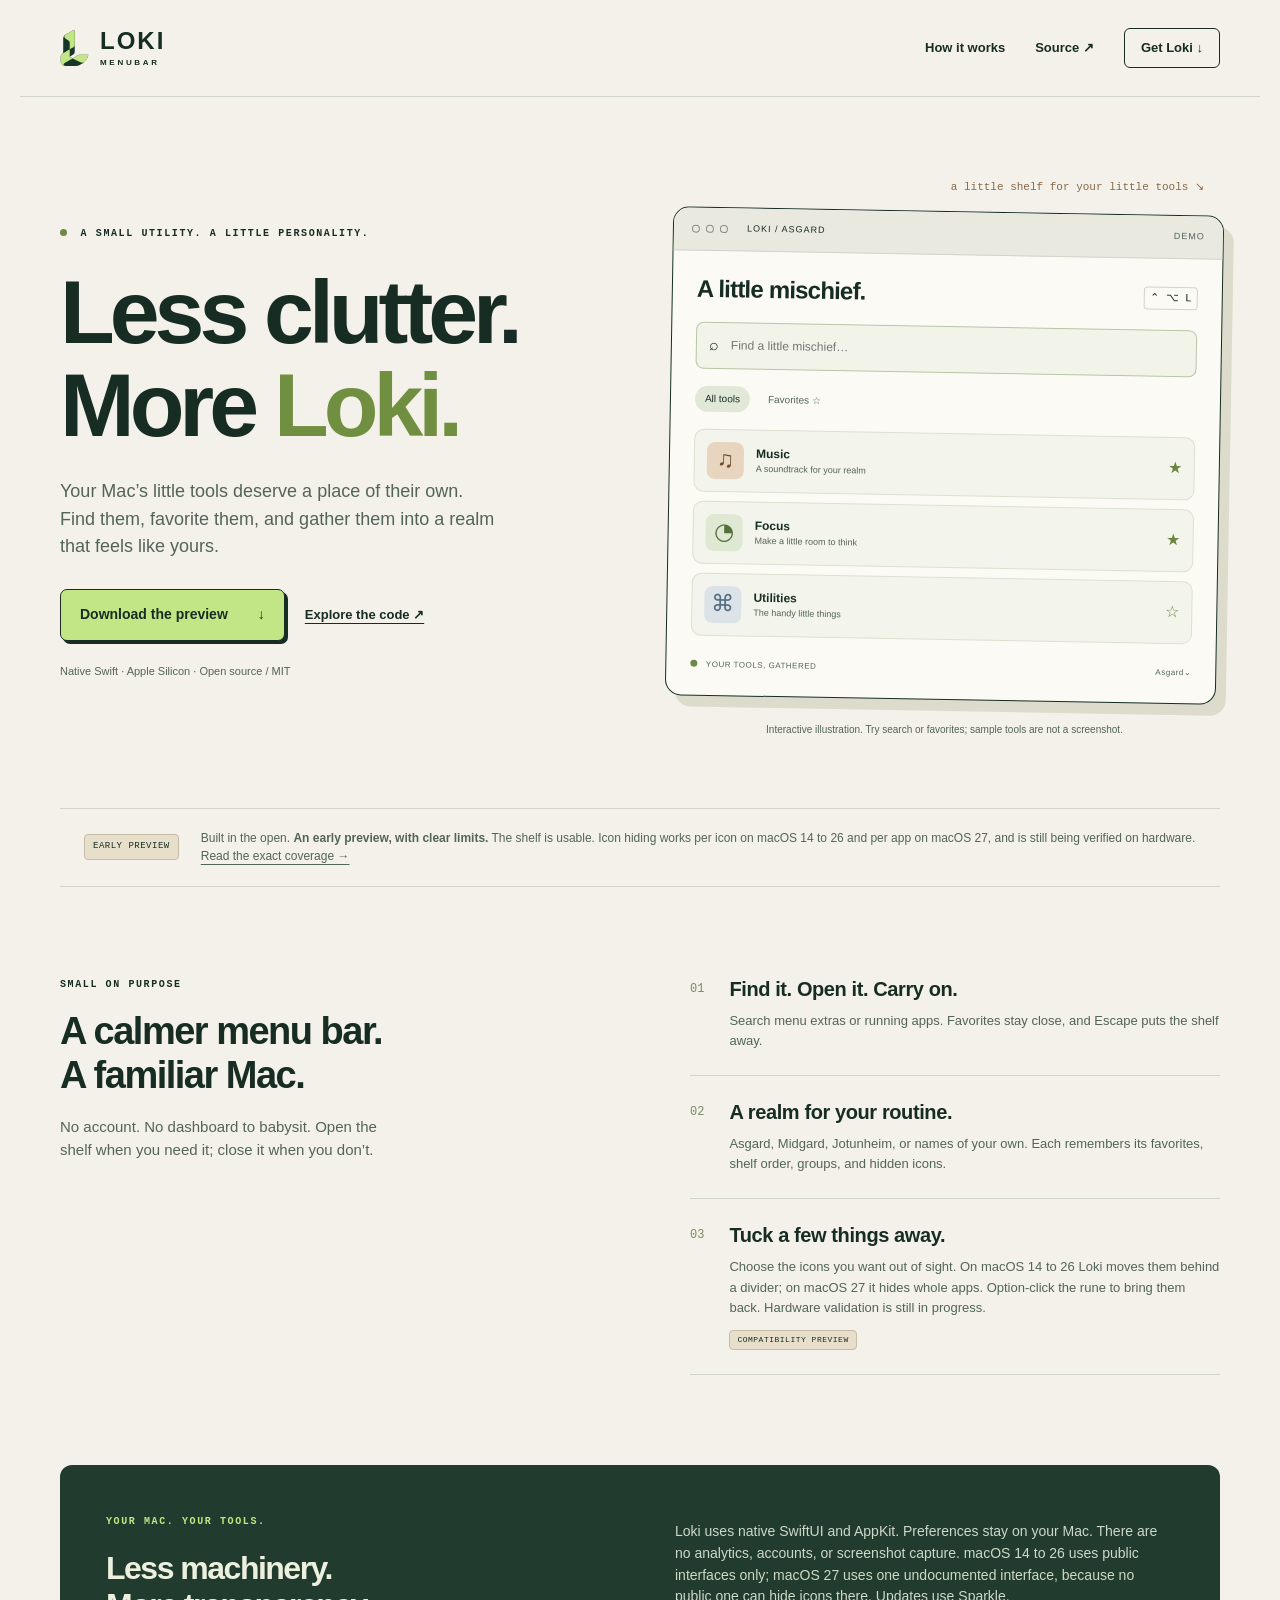
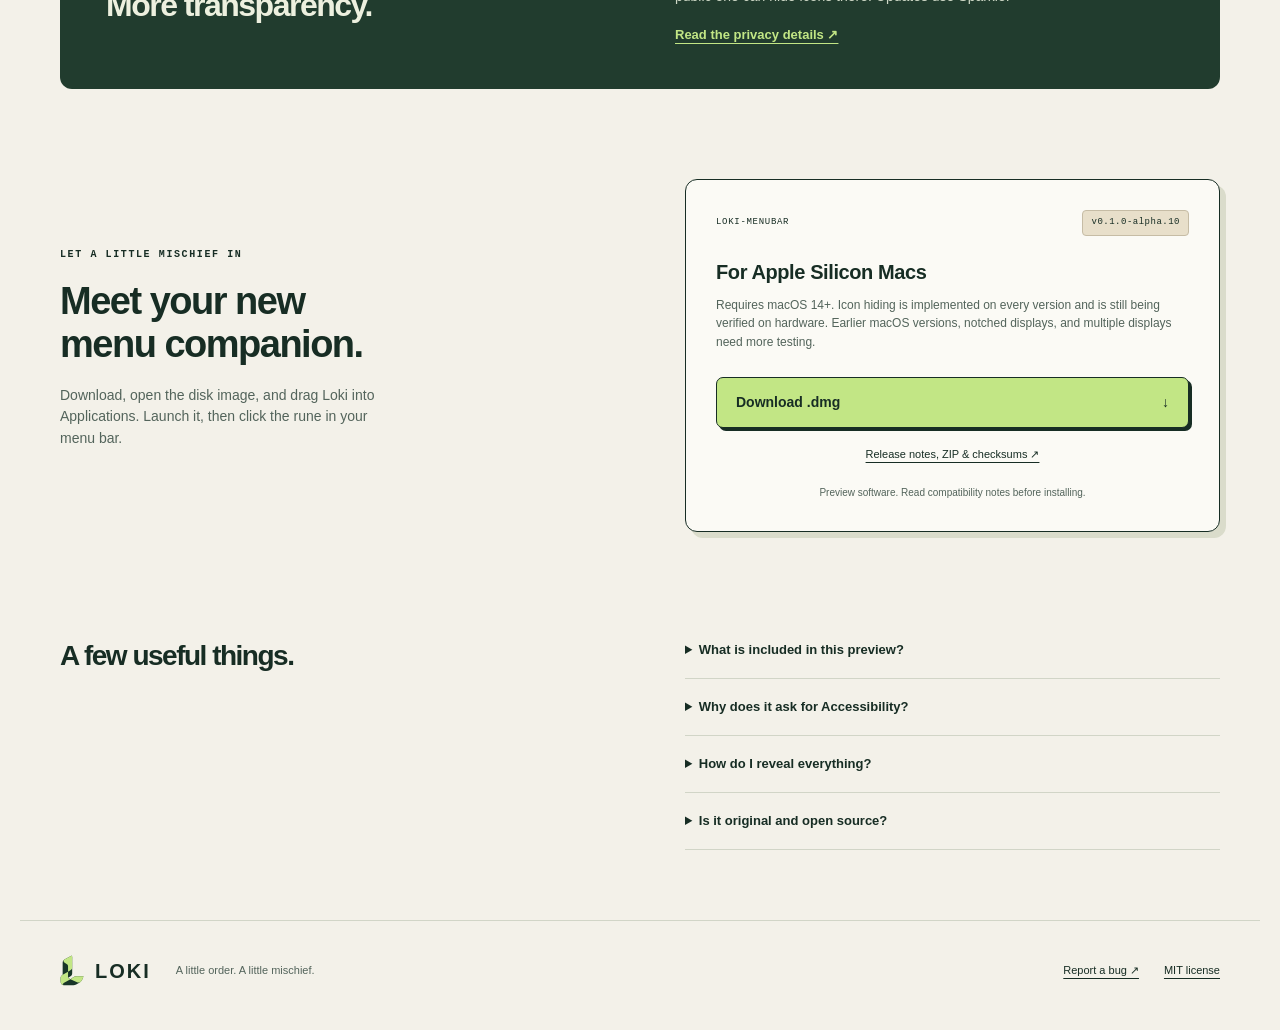
<file: docs/index.html>
<!doctype html>
<html lang="en">
<head>
<meta charset="utf-8"><meta name="viewport" content="width=device-width,initial-scale=1">
<meta name="description" content="Loki-Menubar: an original, open-source Swift menu utility. Search your tools, collect favorites, and give your menu bar a little breathing room.">
<meta name="theme-color" content="#f3f1e9"><title>Loki-Menubar: A little order. A little mischief.</title>
<link rel="icon" href="logo.svg" type="image/svg+xml"><link rel="stylesheet" href="style.css">
</head>
<body>
<a class="skip" href="#main">Skip to content</a>
<header><a class="brand" href="./"><img src="logo.svg" width="29" height="38" alt=""><span>LOKI<span class="brand-sub">MENUBAR</span></span></a><nav aria-label="Main"><a href="#how">How it works</a><a href="https://github.com/ChaosDeSelva/Loki-Menubar">Source ↗</a><a class="nav-download" href="#download">Get Loki ↓</a></nav></header>
<main id="main">
<section class="hero">
<div class="hero-copy"><div class="eyebrow"><span class="status-dot"></span> A SMALL UTILITY. A LITTLE PERSONALITY.</div><h1>Less clutter.<br>More <span>Loki.</span></h1><p class="lead">Your Mac’s little tools deserve a place of their own. Find them, favorite them, and gather them into a realm that feels like yours.</p><div class="actions"><a class="button" href="#download">Download the preview <span>↓</span></a><a class="text-link" href="https://github.com/ChaosDeSelva/Loki-Menubar">Explore the code ↗</a></div><p class="micro">Native Swift · Apple Silicon · Open source / MIT</p></div>
<div class="demo-wrap"><div class="annotation">a little shelf for your little tools ↘</div><div class="demo" aria-label="Illustrative shelf demo"><div class="window-strip"><i></i><i></i><i></i><span>LOKI / ASGARD</span><span class="sample">DEMO</span></div><div class="demo-content"><div class="demo-heading"><h2>A little mischief.</h2><span class="key">⌃ ⌥ L</span></div><label class="search"><span aria-hidden="true">⌕</span><input id="demo-search" type="search" placeholder="Find a little mischief…" aria-label="Search illustrative tools"></label><div class="demo-tabs"><button class="selected" id="all-tools" type="button">All tools</button><button id="favorites" type="button" aria-pressed="false">Favorites ☆</button></div><div id="demo-rows"><div class="demo-row" data-name="Music" data-favorite="true"><span class="tool-icon music">♫</span><span><strong>Music</strong><small>A soundtrack for your realm</small></span><span class="star">★</span></div><div class="demo-row" data-name="Focus" data-favorite="true"><span class="tool-icon focus">◔</span><span><strong>Focus</strong><small>Make a little room to think</small></span><span class="star">★</span></div><div class="demo-row" data-name="Utilities" data-favorite="false"><span class="tool-icon utilities">⌘</span><span><strong>Utilities</strong><small>The handy little things</small></span><span class="star">☆</span></div></div><p id="demo-empty" hidden>No tools match. Try “Music”.</p><div class="demo-footer"><span><span class="status-dot"></span> YOUR TOOLS, GATHERED</span><span>Asgard⌄</span></div></div></div><p class="demo-caption">Interactive illustration. Try search or favorites; sample tools are not a screenshot.</p></div>
</section>
<div class="release-note"><span class="tag">EARLY PREVIEW</span><p>Built in the open. <strong>An early preview, with clear limits.</strong> The shelf is usable. Icon hiding works per icon on macOS 14 to 26 and per app on macOS 27, and is still being verified on hardware. <a href="https://github.com/ChaosDeSelva/Loki-Menubar/blob/main/COMPATIBILITY.md">Read the exact coverage →</a></p></div>
<section id="how" class="how"><div class="section-intro"><div class="eyebrow">SMALL ON PURPOSE</div><h2>A calmer menu bar.<br>A familiar Mac.</h2><p>No account. No dashboard to babysit. Open the shelf when you need it; close it when you don’t.</p></div><div class="feature-list"><article><span class="number">01</span><div><h3>Find it. Open it. Carry on.</h3><p>Search menu extras or running apps. Favorites stay close, and Escape puts the shelf away.</p></div></article><article><span class="number">02</span><div><h3>A realm for your routine.</h3><p>Asgard, Midgard, Jotunheim, or names of your own. Each remembers its favorites, shelf order, groups, and hidden icons.</p></div></article><article><span class="number">03</span><div><h3>Tuck a few things away.</h3><p>Choose the icons you want out of sight. On macOS 14 to 26 Loki moves them behind a divider; on macOS 27 it hides whole apps. Option-click the rune to bring them back. Hardware validation is still in progress.</p><span class="small-tag">COMPATIBILITY PREVIEW</span></div></article></div></section>
<section class="principles"><div><span class="eyebrow">YOUR MAC. YOUR TOOLS.</span><h2>Less machinery.<br>More transparency.</h2></div><div><p>Loki uses native SwiftUI and AppKit. Preferences stay on your Mac. There are no analytics, accounts, or screenshot capture. macOS 14 to 26 uses public interfaces only; macOS 27 uses one undocumented interface, because no public one can hide icons there. Updates use Sparkle.</p><a class="text-link" href="https://github.com/ChaosDeSelva/Loki-Menubar/blob/main/PRIVACY.md">Read the privacy details ↗</a></div></section>
<section id="download" class="download"><div class="download-copy"><div class="eyebrow">LET A LITTLE MISCHIEF IN</div><h2>Meet your new<br>menu companion.</h2><p>Download, open the disk image, and drag Loki into Applications. Launch it, then click the rune in your menu bar.</p></div><div class="download-box"><div class="version"><span>LOKI-MENUBAR</span><span class="tag">v0.1.0-alpha.10</span></div><h3>For Apple Silicon Macs</h3><p>Requires macOS 14+. Icon hiding is implemented on every version and is still being verified on hardware. Earlier macOS versions, notched displays, and multiple displays need more testing.</p><a class="button wide" href="https://github.com/ChaosDeSelva/Loki-Menubar/releases/download/v0.1.0-alpha.10/Loki-Menubar-0.1.0-alpha.10-arm64.dmg">Download .dmg <span>↓</span></a><a class="release-link" href="https://github.com/ChaosDeSelva/Loki-Menubar/releases/tag/v0.1.0-alpha.10">Release notes, ZIP & checksums ↗</a><p class="micro">Preview software. Read compatibility notes before installing.</p></div></section>
<section class="faq" aria-label="Before you install"><h2>A few useful things.</h2><details><summary>What is included in this preview?</summary><p>Loki has a searchable shelf, profiles, groups and opt-in icon hiding. Always-hidden tiers, replica icon bars, system-bar styling and per-display automation are not included. The repository maintains a feature-by-feature ledger.</p></details><details><summary>Why does it ask for Accessibility?</summary><p>To discover menu extras, click the one you choose, and list the icons you can hide. On macOS 14 to 26 it also moves the icons you choose to hide. App shortcuts work without it. Accessibility is a broad macOS permission; the source and privacy document explain Loki’s intended use. Screen Recording is not requested.</p></details><details><summary>How do I reveal everything?</summary><p>Option-click Loki’s rune, or right-click it and select “Show Hidden Icons” or “Reveal All Menu Bar Items.” Quitting Loki shows every icon. The CLI offers reveal-all and toggle commands.</p></details><details><summary>Is it original and open source?</summary><p>Yes. Loki’s implementation and vector artwork are available under MIT. Loki is independently developed. The folded-rune concept used AI-assisted design exploration. No trademark clearance is claimed.</p></details></section>
</main><footer><a class="brand" href="./"><img src="logo.svg" width="24" height="31" alt=""><span>LOKI</span></a><p>A little order. A little mischief.</p><a href="https://github.com/ChaosDeSelva/Loki-Menubar/issues">Report a bug ↗</a><a href="https://github.com/ChaosDeSelva/Loki-Menubar/blob/main/LICENSE">MIT license</a></footer>
<script src="demo.js"></script>
</body></html>
</file>
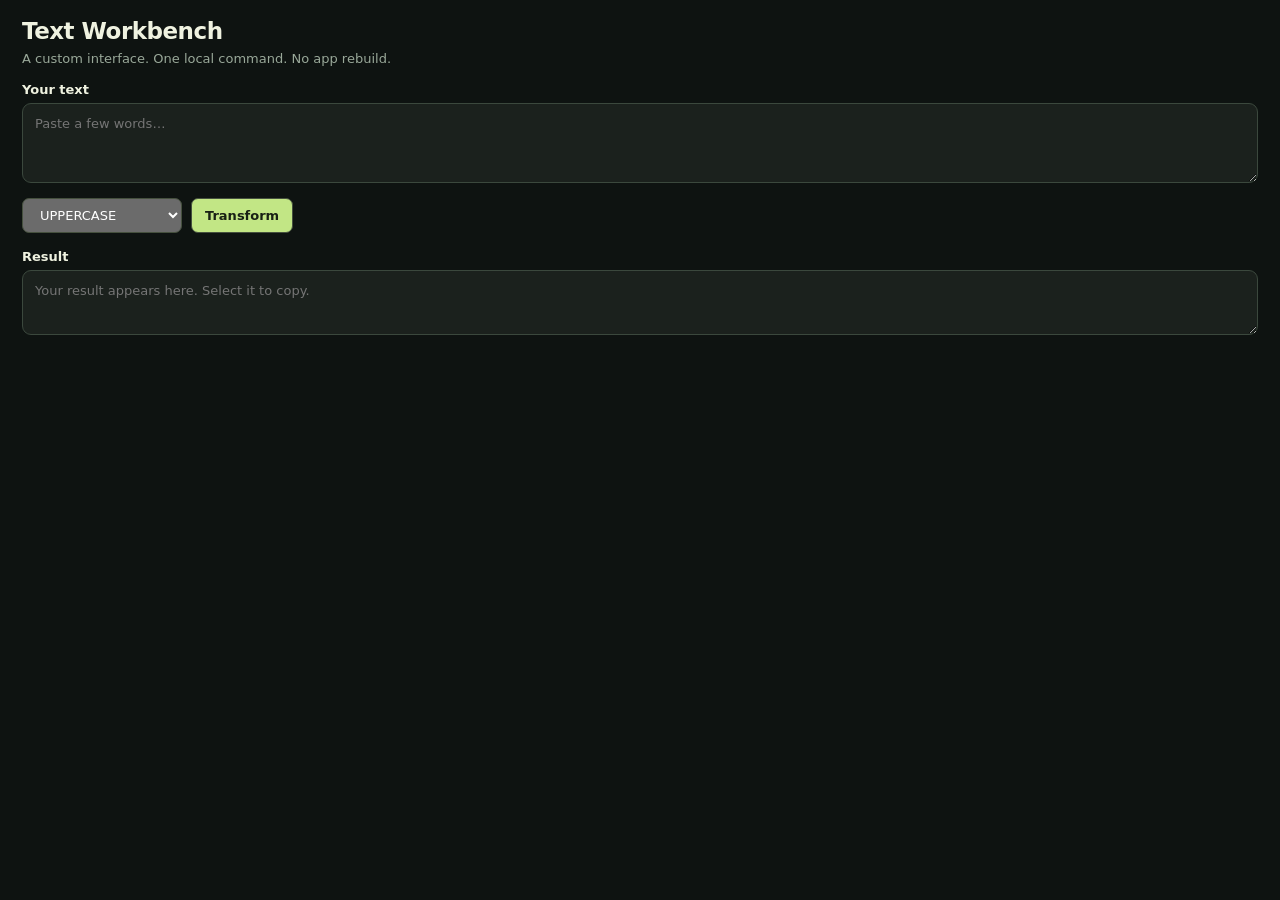
<file: addons/examples/text-workbench/index.html>
<!doctype html>
<html lang="en">
<head><meta charset="utf-8"><meta name="viewport" content="width=device-width, initial-scale=1">
<meta http-equiv="Content-Security-Policy" content="default-src 'self'; style-src 'self' 'unsafe-inline'; script-src 'self' 'unsafe-inline'; connect-src 'none'; img-src 'self' data:">
<title>Text Workbench</title>
<style>
:root{color-scheme:dark;font:13px system-ui;color:#eff2e0;background:#0e1311}*{box-sizing:border-box}body{margin:0;padding:18px 22px}h1{font-size:23px;letter-spacing:-.5px;margin:0 0 7px}p{color:#99a899;margin:0 0 16px}label{display:block;font-weight:600;margin:10px 0 6px}textarea{width:100%;min-height:80px;resize:vertical;font:13px system-ui;color:inherit;background:#1b211d;border:1px solid #3b483d;border-radius:9px;padding:12px}textarea:focus{outline:2px solid #c2e685;outline-offset:1px}.actions{display:flex;gap:9px;margin:12px 0}button,select{font:inherit;padding:8px 13px;border-radius:7px;border:1px solid #45503e}button{background:#c2e685;color:#182014;font-weight:600;cursor:pointer}button:disabled{opacity:.5}#error{color:#ffbc83;white-space:pre-wrap}#result{min-height:65px}
</style></head>
<body><h1>Text Workbench</h1><p>A custom interface. One local command. No app rebuild.</p>
<label for="source">Your text</label><textarea id="source" placeholder="Paste a few words…"></textarea>
<div class="actions"><select id="mode" aria-label="Transformation"><option>UPPERCASE</option><option>lowercase</option><option>Count characters</option></select><button id="run">Transform</button></div>
<p id="error" role="alert"></p><label for="result">Result</label><textarea id="result" readonly placeholder="Your result appears here. Select it to copy."></textarea>
<script>
const run = document.querySelector('#run');
run.addEventListener('click', async () => {
  run.disabled = true; document.querySelector('#error').textContent = '';
  try { const result = await window.loki.run('transform', {text: document.querySelector('#source').value, mode: document.querySelector('#mode').value}); document.querySelector('#result').value = result.text; }
  catch (error) { document.querySelector('#error').textContent = error.message; }
  finally { run.disabled = false; }
});
</script></body></html>
</file>
<file: docs/style.css>
:root{--paper:#f3f1e9;--ink:#172d24;--muted:#53645b;--line:#d1d5c7;--moss:#c2e685;--orange:#db724a}*{box-sizing:border-box}html{scroll-behavior:smooth;scroll-padding-top:30px}body{margin:0;background:var(--paper);color:var(--ink);font-family:-apple-system,BlinkMacSystemFont,"Segoe UI",sans-serif;font-size:16px;line-height:1.55}a{color:inherit;text-underline-offset:4px}button,input{font:inherit}button,a,input,summary{outline-offset:5px}a:focus-visible,button:focus-visible,input:focus-visible,summary:focus-visible{outline:3px solid #596d33}header,main,footer{max-width:1240px;margin:auto}header{display:flex;align-items:center;justify-content:space-between;padding:28px 40px;border-bottom:1px solid var(--line)}.brand{display:flex;align-items:center;gap:11px;text-decoration:none;font-size:24px;font-weight:850;letter-spacing:2px;line-height:1}.brand-sub{display:block;font-size:8px;letter-spacing:2.7px;margin-top:6px}nav{display:flex;align-items:center;gap:30px;font-size:13px;font-weight:600}nav a{text-decoration:none}.nav-download{border:1px solid var(--ink);border-radius:6px;padding:9px 16px}.hero{display:grid;grid-template-columns:1fr 1fr;gap:58px;padding:82px 40px 70px;align-items:center}.eyebrow{font-family:ui-monospace,SFMono-Regular,monospace;font-size:10px;letter-spacing:1.6px;font-weight:650}.status-dot{display:inline-block;width:7px;height:7px;background:#6d8a44;border-radius:50%;margin-right:6px}h1{font-size:clamp(64px,7vw,94px);letter-spacing:-5px;line-height:1.04;margin:25px 0}h1 span{color:#718f41}h2{font-size:38px;line-height:1.14;letter-spacing:-1.5px;margin:18px 0}h3{font-size:20px;letter-spacing:-.4px;line-height:1.2;margin:0 0 10px}.lead{font-size:18px;max-width:440px;color:var(--muted);margin:25px 0}.actions{display:flex;align-items:center;gap:20px;flex-wrap:wrap;margin-top:28px}.button{display:inline-flex;align-items:center;justify-content:space-between;gap:30px;padding:14px 19px;border:1.5px solid var(--ink);border-radius:7px;background:var(--moss);box-shadow:3px 3px 0 var(--ink);text-decoration:none;font-size:14px;font-weight:700;transition:transform .15s,box-shadow .15s}.button:hover{transform:translate(1px,1px);box-shadow:2px 2px 0 var(--ink)}.text-link{font-size:13px;font-weight:650}.micro{font-size:11px;color:var(--muted);margin-top:22px}.demo-wrap{position:relative;min-width:0}.annotation{font-family:ui-monospace,monospace;font-size:11px;color:#876a48;text-align:right;margin:0 16px 15px}.demo{background:#fbfaf5;border:1.5px solid var(--ink);border-radius:16px;box-shadow:10px 11px 0 #dddccc;overflow:hidden;transform:rotate(1deg)}.window-strip{display:flex;gap:6px;align-items:center;border-bottom:1px solid var(--line);padding:14px 18px;background:#e9e9df;font-size:9px;letter-spacing:1px}.window-strip i{width:8px;height:8px;border:1px solid #899081;border-radius:50%}.window-strip span{margin-left:13px}.window-strip .sample{margin-left:auto;color:var(--muted)}.demo-content{padding:24px}.demo-heading{display:flex;justify-content:space-between;align-items:center}.demo-heading h2{font-size:24px;margin:0 0 20px;letter-spacing:-.8px}.key{font-family:ui-monospace,monospace;font-size:11px;border:1px solid var(--line);padding:2px 5px;border-radius:4px;margin-bottom:16px}.search{display:flex;align-items:center;gap:10px;border:1px solid #b9c5a7;border-radius:8px;padding:10px 12px;background:#f2f4e9}.search input{width:100%;min-width:0;border:0;background:transparent;font-size:12px;color:var(--ink)}.demo-tabs{display:flex;gap:8px;margin:17px 0}.demo-tabs button{border:0;background:transparent;border-radius:20px;padding:5px 10px;font-size:10px;color:var(--muted);cursor:pointer}.demo-tabs button.selected{background:#e2e8d7;color:var(--ink)}.demo-row{display:flex;gap:12px;align-items:center;border:1px solid #dce0d1;border-radius:10px;padding:12px;margin-top:9px;background:#f3f4ec}.demo-row[hidden]{display:none}.tool-icon{width:37px;height:37px;border-radius:8px;display:grid;place-items:center;font-size:23px;background:#e7d5c0;color:#76492b}.focus{background:#dfe8d3;color:#53713b}.utilities{background:#dce3e8;color:#536e81}.demo-row strong{display:block;font-size:12px}.demo-row small{display:block;font-size:9px;color:var(--muted)}.star{margin-left:auto;color:#6b853f;font-size:16px}.demo-footer{display:flex;align-items:center;justify-content:space-between;margin-top:23px;font-size:8px;letter-spacing:.5px;color:var(--muted)}.demo-caption{font-size:10px;max-width:390px;margin:22px auto 0;color:var(--muted);text-align:center}.release-note{margin:0 40px;padding:20px 24px;border-top:1px solid var(--line);border-bottom:1px solid var(--line);display:flex;align-items:center;gap:22px}.tag,.small-tag{font-family:ui-monospace,monospace;white-space:nowrap;font-size:9px;letter-spacing:.5px;background:#e8dfca;border:1px solid #c6bca5;border-radius:4px;padding:5px 8px}.release-note p{font-size:12px;margin:0;color:var(--muted)}.release-note a{white-space:nowrap}.how{padding:90px 40px;display:grid;grid-template-columns:1fr 1fr;gap:100px}.section-intro p{color:var(--muted);font-size:15px;max-width:320px}.feature-list article{display:flex;gap:25px;padding:0 0 24px;margin-bottom:24px;border-bottom:1px solid var(--line)}.feature-list article:last-child{margin-bottom:0}.number{font-family:ui-monospace,monospace;color:#7c8b64;font-size:12px;margin-top:3px}.feature-list p{font-size:13px;color:var(--muted);margin:0}.small-tag{display:inline-block;margin-top:12px;font-size:8px;padding:3px 7px}.principles{background:#213c2e;color:#edf0df;margin:0 40px;display:grid;grid-template-columns:1fr 1fr;gap:70px;padding:42px 46px;border-radius:12px}.principles .eyebrow{color:var(--moss)}.principles h2{font-size:32px}.principles p{font-size:14px;color:#ced8c6}.principles a{color:var(--moss)}.download{display:grid;grid-template-columns:1fr 1fr;gap:90px;padding:90px 40px;align-items:center}.download-copy p{color:var(--muted);font-size:14px;max-width:340px}.download-box{background:#fbfaf5;border:1px solid var(--ink);border-radius:12px;padding:30px;box-shadow:6px 6px 0 #dadccb}.version{display:flex;gap:10px;align-items:center;justify-content:space-between;margin-bottom:24px;font-family:ui-monospace,monospace;font-size:9px;letter-spacing:.7px}.download-box p{font-size:12px;color:var(--muted)}.wide{width:100%;margin:13px 0 18px}.release-link{display:block;text-align:center;font-size:11px}.download-box .micro{font-size:10px;text-align:center;margin-bottom:0}.faq{margin:0 40px 70px;display:grid;grid-template-columns:1fr 1fr;column-gap:90px}.faq h2{grid-row:span 4;font-size:28px}.faq details{padding:18px 0;border-bottom:1px solid var(--line)}.faq summary{font-size:13px;font-weight:600;cursor:pointer}.faq details p{font-size:12px;color:var(--muted)}footer{display:flex;gap:25px;align-items:center;border-top:1px solid var(--line);padding:30px 40px 40px;font-size:11px}footer .brand{font-size:20px}footer p{margin-right:auto;color:var(--muted)}.skip{position:absolute;left:15px;top:-100px;padding:10px;background:white;z-index:100}.skip:focus{top:10px}#demo-empty{font-size:12px;padding:30px 0} @media(max-width:850px){.hero{gap:30px;padding-top:55px}h1{font-size:65px;letter-spacing:-3px}.how,.download{gap:40px}.demo-content{padding:18px}.key{display:none}.principles{gap:35px;padding:30px}.faq{column-gap:40px}.actions{gap:17px}.lead{font-size:16px}}@media(max-width:640px){header{padding:20px}nav{gap:16px}nav a:first-child{display:none}.hero{grid-template-columns:1fr;padding:45px 24px;gap:40px}h1{font-size:72px}.hero-copy{max-width:460px}.demo-wrap{max-width:440px;width:100%;margin:auto}.release-note{margin:0 24px;display:block;padding:20px 0}.release-note p{margin-top:12px}.how,.download{grid-template-columns:1fr;padding:55px 24px;gap:30px}.principles{margin:0 24px;grid-template-columns:1fr;gap:10px;padding:28px}.principles h2{margin-bottom:0}.faq{margin:0 24px 45px;display:block}.faq h2{margin-bottom:20px}footer{flex-wrap:wrap;padding:25px 24px;gap:20px}footer p{font-size:10px}h2{font-size:34px}}@media(prefers-reduced-motion:reduce){html{scroll-behavior:auto}*{transition:none!important}.demo{transform:none}}
</file>
